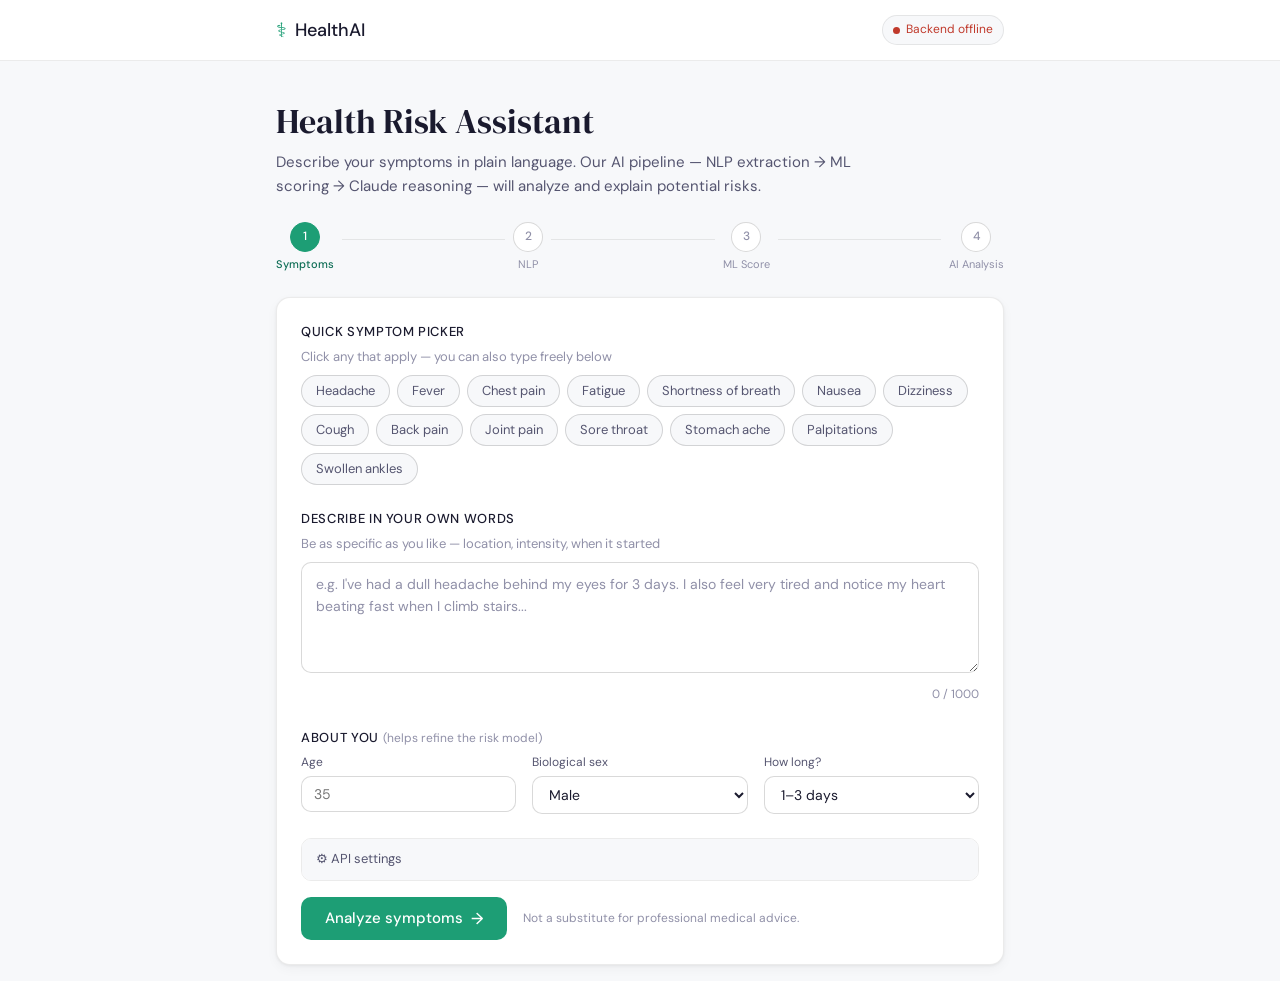
<file: frontend/index.html>
<!DOCTYPE html>
<html lang="en">
<head>
  <meta charset="UTF-8" />
  <meta name="viewport" content="width=device-width, initial-scale=1.0" />
  <title>AI Health Risk Assistant</title>

  <!--
    STEP 3: Frontend — index.html
    ==============================
    This is the HTML "skeleton" of the app.
    It does three things:
      1. Loads styles (css/style.css)
      2. Defines the page structure (header, sections, result panels)
      3. Loads JavaScript (js/api.js then js/app.js)

    Why load JS at the bottom?
    → The browser reads HTML top to bottom.
      If <script> is in <head>, JS runs before the HTML elements exist,
      so document.getElementById() returns null.
      Putting scripts at the end of <body> ensures all elements are ready.

    Why two JS files?
    → api.js  = only talks to the backend (pure data layer)
    → app.js  = only handles UI (pure presentation layer)
    → Separation of concerns: easier to debug and extend
  -->

  <link rel="preconnect" href="https://fonts.googleapis.com">
  <link href="https://fonts.googleapis.com/css2?family=DM+Serif+Display:ital@0;1&family=DM+Sans:opsz,wght@9..40,300;9..40,400;9..40,500&display=swap" rel="stylesheet">
  <link rel="stylesheet" href="css/style.css" />
</head>
<body>

  <!-- ===== HEADER ===== -->
  <header class="site-header">
    <div class="container">
      <div class="header-inner">
        <div class="logo">
          <span class="logo-icon">⚕</span>
          <span class="logo-text">HealthAI</span>
        </div>
        <div class="header-meta">
          <span class="api-status" id="api-status">
            <span class="status-dot"></span>
            <span class="status-text">Checking connection...</span>
          </span>
        </div>
      </div>
    </div>
  </header>

  <!-- ===== MAIN CONTENT ===== -->
  <main class="container">

    <!-- Page title -->
    <section class="hero">
      <h1>Health Risk Assistant</h1>
      <p class="hero-sub">
        Describe your symptoms in plain language. Our AI pipeline — NLP extraction → 
        ML scoring → Claude reasoning — will analyze and explain potential risks.
      </p>

      <!-- Step progress bar -->
      <div class="steps-bar">
        <div class="step-item active" id="step-1">
          <div class="step-circle">1</div>
          <div class="step-label">Symptoms</div>
        </div>
        <div class="step-divider"></div>
        <div class="step-item" id="step-2">
          <div class="step-circle">2</div>
          <div class="step-label">NLP</div>
        </div>
        <div class="step-divider"></div>
        <div class="step-item" id="step-3">
          <div class="step-circle">3</div>
          <div class="step-label">ML Score</div>
        </div>
        <div class="step-divider"></div>
        <div class="step-item" id="step-4">
          <div class="step-circle">4</div>
          <div class="step-label">AI Analysis</div>
        </div>
      </div>
    </section>

    <!-- ===== INPUT FORM ===== -->
    <section class="card" id="input-section">

      <div class="card-block">
        <label class="field-label">Quick symptom picker</label>
        <p class="field-hint">Click any that apply — you can also type freely below</p>
        <div class="chip-grid" id="chip-grid">
          <button class="chip" data-symptom="Headache">Headache</button>
          <button class="chip" data-symptom="Fever">Fever</button>
          <button class="chip" data-symptom="Chest pain">Chest pain</button>
          <button class="chip" data-symptom="Fatigue">Fatigue</button>
          <button class="chip" data-symptom="Shortness of breath">Shortness of breath</button>
          <button class="chip" data-symptom="Nausea">Nausea</button>
          <button class="chip" data-symptom="Dizziness">Dizziness</button>
          <button class="chip" data-symptom="Cough">Cough</button>
          <button class="chip" data-symptom="Back pain">Back pain</button>
          <button class="chip" data-symptom="Joint pain">Joint pain</button>
          <button class="chip" data-symptom="Sore throat">Sore throat</button>
          <button class="chip" data-symptom="Stomach ache">Stomach ache</button>
          <button class="chip" data-symptom="Palpitations">Palpitations</button>
          <button class="chip" data-symptom="Swollen ankles">Swollen ankles</button>
        </div>
      </div>

      <div class="card-block">
        <label class="field-label" for="symptom-text">Describe in your own words</label>
        <p class="field-hint">Be as specific as you like — location, intensity, when it started</p>
        <textarea
          id="symptom-text"
          placeholder="e.g. I've had a dull headache behind my eyes for 3 days. I also feel very tired and notice my heart beating fast when I climb stairs..."
          rows="4"
        ></textarea>
        <div class="char-count"><span id="char-count">0</span> / 1000</div>
      </div>

      <div class="card-block">
        <label class="field-label">About you <span class="optional">(helps refine the risk model)</span></label>
        <div class="meta-grid">
          <div class="meta-field">
            <label for="age">Age</label>
            <input type="number" id="age" placeholder="35" min="1" max="120" />
          </div>
          <div class="meta-field">
            <label for="sex">Biological sex</label>
            <select id="sex">
              <option value="male">Male</option>
              <option value="female">Female</option>
              <option value="other">Prefer not to say</option>
            </select>
          </div>
          <div class="meta-field">
            <label for="duration">How long?</label>
            <select id="duration">
              <option value="hours">A few hours</option>
              <option value="days" selected>1–3 days</option>
              <option value="week">About a week</option>
              <option value="weeks">2–4 weeks</option>
              <option value="months">Several months</option>
            </select>
          </div>
        </div>
      </div>

      <!-- API config (collapsible) -->
      <details class="api-config">
        <summary>⚙ API settings</summary>
        <div class="api-config-body">
          <div class="meta-field" style="max-width: 400px">
            <label for="api-base-url">Backend URL</label>
            <input type="text" id="api-base-url" value="http://localhost:8000" placeholder="http://localhost:8000" />
          </div>
          <p class="field-hint" style="margin-top: 6px">
            Make sure your FastAPI server is running: <code>uvicorn app.main:app --reload</code>
          </p>
        </div>
      </details>

      <div class="form-footer">
        <button class="btn-primary" id="analyze-btn" onclick="handleAnalyze()">
          Analyze symptoms
          <span class="btn-arrow">→</span>
        </button>
        <p class="disclaimer-inline">Not a substitute for professional medical advice.</p>
      </div>

    </section>

    <!-- ===== LOADING STATE ===== -->
    <section class="loading-section hidden" id="loading-section">
      <div class="loading-card">
        <div class="pipeline-steps">
          <div class="pipeline-step" id="pl-nlp">
            <div class="pl-icon">🔤</div>
            <div class="pl-label">NLP Processing</div>
            <div class="pl-status idle">waiting</div>
          </div>
          <div class="pl-arrow">→</div>
          <div class="pipeline-step" id="pl-ml">
            <div class="pl-icon">📊</div>
            <div class="pl-label">ML Scoring</div>
            <div class="pl-status idle">waiting</div>
          </div>
          <div class="pl-arrow">→</div>
          <div class="pipeline-step" id="pl-ai">
            <div class="pl-icon">🤖</div>
            <div class="pl-label">AI Reasoning</div>
            <div class="pl-status idle">waiting</div>
          </div>
        </div>
        <p class="loading-msg" id="loading-msg">Sending to backend...</p>
      </div>
    </section>

    <!-- ===== RESULTS ===== -->
    <section class="results-section hidden" id="results-section">

      <!-- NLP Result Card -->
      <div class="result-card" id="nlp-card">
        <div class="result-card-header">
          <span class="result-step-badge">Step 2</span>
          <h2>NLP Analysis</h2>
          <span class="result-timing" id="nlp-timing"></span>
        </div>
        <div class="result-card-body">
          <div class="nlp-keywords" id="nlp-keywords"></div>
          <div class="nlp-summary" id="nlp-summary"></div>
          <div class="nlp-severity" id="nlp-severity"></div>
          <div class="nlp-highlighted" id="nlp-highlighted"></div>
        </div>
      </div>

      <!-- ML + Risk Card -->
      <div class="result-card" id="risk-card">
        <div class="result-card-header">
          <span class="result-step-badge">Step 3</span>
          <h2>Risk Prediction</h2>
        </div>
        <div class="result-card-body">
          <div class="risk-header-row">
            <div class="risk-badge-wrap" id="risk-badge"></div>
            <div class="score-comparison" id="score-comparison"></div>
          </div>
          <div class="risk-meter-wrap">
            <div class="risk-meter">
              <div class="risk-fill" id="risk-fill"></div>
            </div>
            <div class="risk-meter-labels">
              <span>Low</span><span>Medium</span><span>High</span>
            </div>
          </div>
          <div class="primary-concern" id="primary-concern"></div>
          <div class="reasoning-steps" id="reasoning-steps"></div>
        </div>
      </div>

      <!-- AI Explanation Card -->
      <div class="result-card" id="explain-card">
        <div class="result-card-header">
          <span class="result-step-badge">Step 4</span>
          <h2>AI Explanation</h2>
        </div>
        <div class="result-card-body">
          <div class="explanation-text" id="explanation-text"></div>
          <div class="processing-meta" id="processing-meta"></div>
        </div>
      </div>

      <!-- Suggestions Card -->
      <div class="result-card" id="suggest-card">
        <div class="result-card-header">
          <span class="result-step-badge">Step 4</span>
          <h2>Recommendations</h2>
        </div>
        <div class="result-card-body">
          <div class="suggestions-list" id="suggestions-list"></div>
        </div>
      </div>

      <!-- Disclaimer + Reset -->
      <div class="result-footer">
        <p class="disclaimer">
          ⚠ This tool is for educational and informational purposes only. It does not 
          constitute medical advice, diagnosis, or treatment. Always consult a qualified 
          healthcare professional for medical concerns.
        </p>
        <button class="btn-secondary" onclick="handleReset()">← Analyze new symptoms</button>
      </div>

    </section>

    <!-- ===== ERROR STATE ===== -->
    <section class="error-section hidden" id="error-section">
      <div class="error-card">
        <div class="error-icon">⚠</div>
        <h3 id="error-title">Connection error</h3>
        <p id="error-detail">Could not reach the backend API.</p>
        <div class="error-help">
          <p>Make sure your FastAPI server is running:</p>
          <code>uvicorn app.main:app --reload --port 8000</code>
        </div>
        <button class="btn-secondary" onclick="handleReset()">Try again</button>
      </div>
    </section>

  </main>

  <!-- Load JS last so all HTML elements exist when scripts run -->
  <script src="js/api.js"></script>
  <script src="js/app.js"></script>

</body>
</html>
</file>
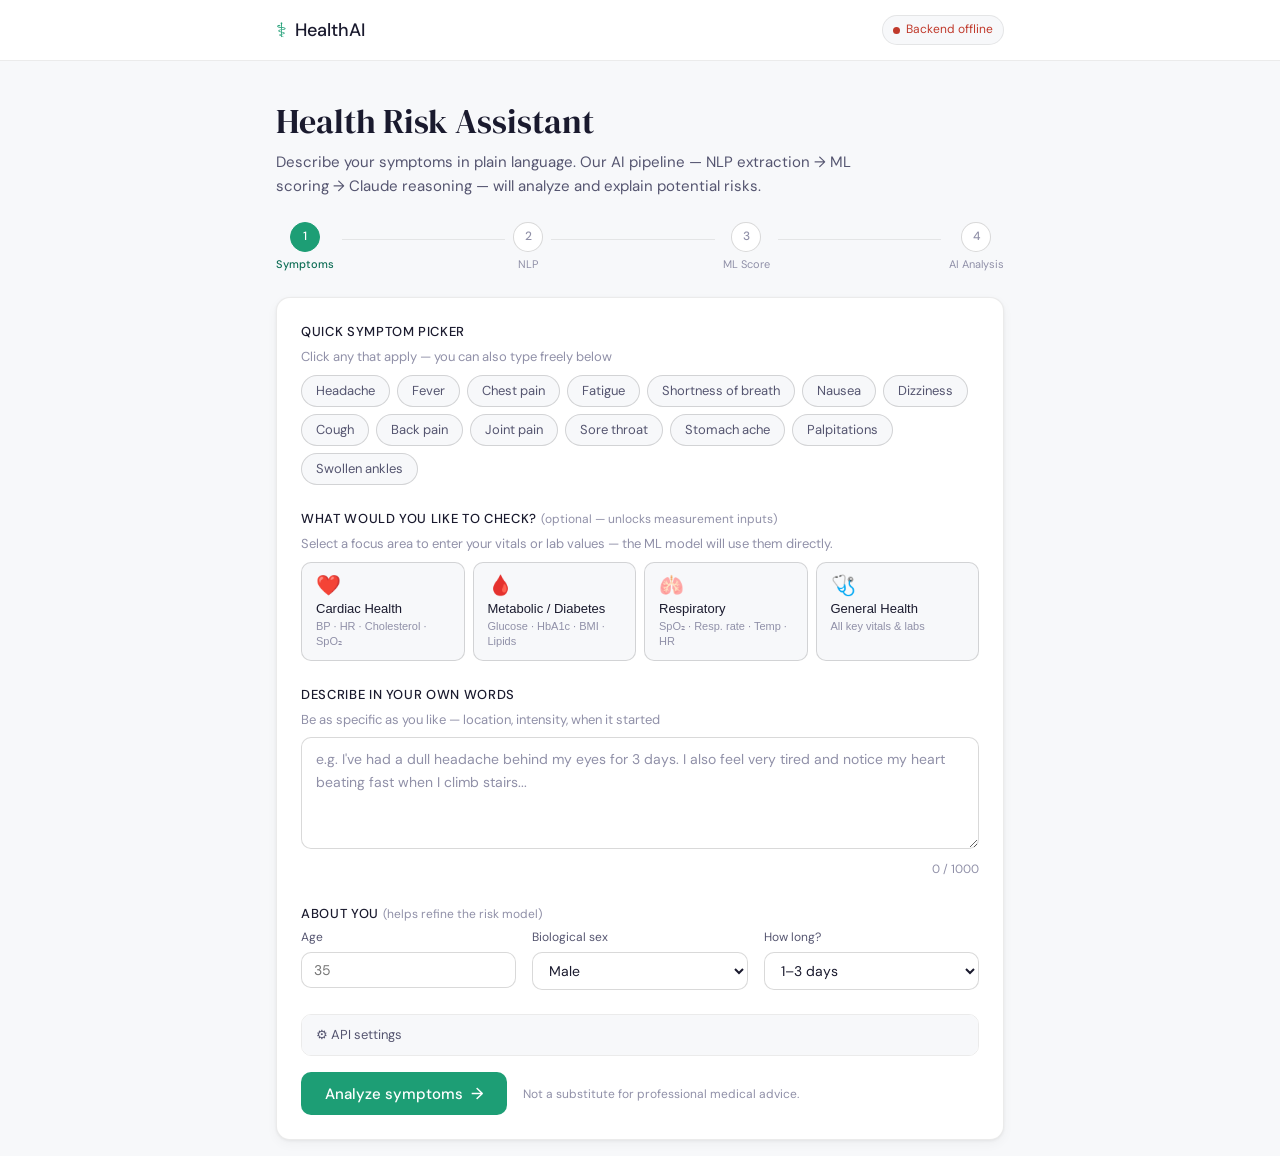
<file: health_risk_frontend/index.html>
<!DOCTYPE html>
<html lang="en">
<head>
  <meta charset="UTF-8" />
  <meta name="viewport" content="width=device-width, initial-scale=1.0" />
  <title>AI Health Risk Assistant</title>

  <!--
    STEP 3: Frontend — index.html
    ==============================
    This is the HTML "skeleton" of the app.
    It does three things:
      1. Loads styles (css/style.css)
      2. Defines the page structure (header, sections, result panels)
      3. Loads JavaScript (js/api.js then js/app.js)

    Why load JS at the bottom?
    → The browser reads HTML top to bottom.
      If <script> is in <head>, JS runs before the HTML elements exist,
      so document.getElementById() returns null.
      Putting scripts at the end of <body> ensures all elements are ready.

    Why two JS files?
    → api.js  = only talks to the backend (pure data layer)
    → app.js  = only handles UI (pure presentation layer)
    → Separation of concerns: easier to debug and extend
  -->

  <link rel="preconnect" href="https://fonts.googleapis.com">
  <link href="https://fonts.googleapis.com/css2?family=DM+Serif+Display:ital@0;1&family=DM+Sans:opsz,wght@9..40,300;9..40,400;9..40,500&display=swap" rel="stylesheet">
  <link rel="stylesheet" href="css/style.css" />
</head>
<body>

  <!-- ===== HEADER ===== -->
  <header class="site-header">
    <div class="container">
      <div class="header-inner">
        <div class="logo">
          <span class="logo-icon">⚕</span>
          <span class="logo-text">HealthAI</span>
        </div>
        <div class="header-meta">
          <span class="api-status" id="api-status">
            <span class="status-dot"></span>
            <span class="status-text">Checking connection...</span>
          </span>
        </div>
      </div>
    </div>
  </header>

  <!-- ===== MAIN CONTENT ===== -->
  <main class="container">

    <!-- Page title -->
    <section class="hero">
      <h1>Health Risk Assistant</h1>
      <p class="hero-sub">
        Describe your symptoms in plain language. Our AI pipeline — NLP extraction → 
        ML scoring → Claude reasoning — will analyze and explain potential risks.
      </p>

      <!-- Step progress bar -->
      <div class="steps-bar">
        <div class="step-item active" id="step-1">
          <div class="step-circle">1</div>
          <div class="step-label">Symptoms</div>
        </div>
        <div class="step-divider"></div>
        <div class="step-item" id="step-2">
          <div class="step-circle">2</div>
          <div class="step-label">NLP</div>
        </div>
        <div class="step-divider"></div>
        <div class="step-item" id="step-3">
          <div class="step-circle">3</div>
          <div class="step-label">ML Score</div>
        </div>
        <div class="step-divider"></div>
        <div class="step-item" id="step-4">
          <div class="step-circle">4</div>
          <div class="step-label">AI Analysis</div>
        </div>
      </div>
    </section>

    <!-- ===== INPUT FORM ===== -->
    <section class="card" id="input-section">

      <div class="card-block">
        <label class="field-label">Quick symptom picker</label>
        <p class="field-hint">Click any that apply — you can also type freely below</p>
        <div class="chip-grid" id="chip-grid">
          <button class="chip" data-symptom="Headache">Headache</button>
          <button class="chip" data-symptom="Fever">Fever</button>
          <button class="chip" data-symptom="Chest pain">Chest pain</button>
          <button class="chip" data-symptom="Fatigue">Fatigue</button>
          <button class="chip" data-symptom="Shortness of breath">Shortness of breath</button>
          <button class="chip" data-symptom="Nausea">Nausea</button>
          <button class="chip" data-symptom="Dizziness">Dizziness</button>
          <button class="chip" data-symptom="Cough">Cough</button>
          <button class="chip" data-symptom="Back pain">Back pain</button>
          <button class="chip" data-symptom="Joint pain">Joint pain</button>
          <button class="chip" data-symptom="Sore throat">Sore throat</button>
          <button class="chip" data-symptom="Stomach ache">Stomach ache</button>
          <button class="chip" data-symptom="Palpitations">Palpitations</button>
          <button class="chip" data-symptom="Swollen ankles">Swollen ankles</button>
        </div>
      </div>

      <!-- ===== FOCUS AREA SELECTOR ===== -->
      <div class="card-block">
        <label class="field-label">What would you like to check?
          <span class="optional">(optional — unlocks measurement inputs)</span>
        </label>
        <p class="field-hint">Select a focus area to enter your vitals or lab values — the ML model will use them directly.</p>
        <div class="focus-btn-row" id="focus-btns">
          <button class="focus-btn" data-focus="cardiac" type="button">
            <span class="focus-icon" style="pointer-events:none">❤️</span>
            <span class="focus-label" style="pointer-events:none">Cardiac Health</span>
            <span class="focus-sub" style="pointer-events:none">BP · HR · Cholesterol · SpO₂</span>
          </button>
          <button class="focus-btn" data-focus="metabolic" type="button">
            <span class="focus-icon" style="pointer-events:none">🩸</span>
            <span class="focus-label" style="pointer-events:none">Metabolic / Diabetes</span>
            <span class="focus-sub" style="pointer-events:none">Glucose · HbA1c · BMI · Lipids</span>
          </button>
          <button class="focus-btn" data-focus="respiratory" type="button">
            <span class="focus-icon" style="pointer-events:none">🫁</span>
            <span class="focus-label" style="pointer-events:none">Respiratory</span>
            <span class="focus-sub" style="pointer-events:none">SpO₂ · Resp. rate · Temp · HR</span>
          </button>
          <button class="focus-btn" data-focus="general" type="button">
            <span class="focus-icon" style="pointer-events:none">🩺</span>
            <span class="focus-label" style="pointer-events:none">General Health</span>
            <span class="focus-sub" style="pointer-events:none">All key vitals & labs</span>
          </button>
        </div>
      </div>

      <!-- ===== MEASUREMENT PANEL (injected by app.js) ===== -->
      <div id="measurement-panel"></div>

      <div class="card-block">
        <label class="field-label" for="symptom-text">Describe in your own words</label>
        <p class="field-hint">Be as specific as you like — location, intensity, when it started</p>
        <textarea
          id="symptom-text"
          placeholder="e.g. I've had a dull headache behind my eyes for 3 days. I also feel very tired and notice my heart beating fast when I climb stairs..."
          rows="4"
        ></textarea>
        <div class="char-count"><span id="char-count">0</span> / 1000</div>
      </div>

      <div class="card-block">
        <label class="field-label">About you <span class="optional">(helps refine the risk model)</span></label>
        <div class="meta-grid">
          <div class="meta-field">
            <label for="age">Age</label>
            <input type="number" id="age" placeholder="35" min="1" max="120" />
          </div>
          <div class="meta-field">
            <label for="sex">Biological sex</label>
            <select id="sex">
              <option value="male">Male</option>
              <option value="female">Female</option>
              <option value="other">Prefer not to say</option>
            </select>
          </div>
          <div class="meta-field">
            <label for="duration">How long?</label>
            <select id="duration">
              <option value="hours">A few hours</option>
              <option value="days" selected>1–3 days</option>
              <option value="week">About a week</option>
              <option value="weeks">2–4 weeks</option>
              <option value="months">Several months</option>
            </select>
          </div>
        </div>
      </div>

      <!-- API config (collapsible) -->
      <details class="api-config">
        <summary>⚙ API settings</summary>
        <div class="api-config-body">
          <div class="meta-field" style="max-width: 400px">
            <label for="api-base-url">Backend URL</label>
            <input type="text" id="api-base-url" value="http://localhost:8000" placeholder="http://localhost:8000" />
          </div>
          <p class="field-hint" style="margin-top: 6px">
            Make sure your FastAPI server is running: <code>uvicorn app.main:app --reload</code>
          </p>
        </div>
      </details>

      <div class="form-footer">
        <button class="btn-primary" id="analyze-btn" >
          Analyze symptoms
          <span class="btn-arrow">→</span>
        </button>
        <p class="disclaimer-inline">Not a substitute for professional medical advice.</p>
      </div>

    </section>

    <!-- ===== LOADING STATE ===== -->
    <section class="loading-section hidden" id="loading-section">
      <div class="loading-card">
        <div class="pipeline-steps">
          <div class="pipeline-step" id="pl-nlp">
            <div class="pl-icon">🔤</div>
            <div class="pl-label">NLP Processing</div>
            <div class="pl-status idle">waiting</div>
          </div>
          <div class="pl-arrow">→</div>
          <div class="pipeline-step" id="pl-ml">
            <div class="pl-icon">📊</div>
            <div class="pl-label">ML Scoring</div>
            <div class="pl-status idle">waiting</div>
          </div>
          <div class="pl-arrow">→</div>
          <div class="pipeline-step" id="pl-ai">
            <div class="pl-icon">🤖</div>
            <div class="pl-label">AI Reasoning</div>
            <div class="pl-status idle">waiting</div>
          </div>
        </div>
        <p class="loading-msg" id="loading-msg">Sending to backend...</p>
      </div>
    </section>

    <!-- ===== RESULTS ===== -->
    <section class="results-section hidden" id="results-section">

      <!-- Vitals & Labs Findings Card (hidden when no measurements entered) -->
      <div class="result-card hidden" id="vitals-result-card">
        <div class="result-card-header">
          <span class="result-step-badge result-step-badge--meas">Measurements</span>
          <h2>Vitals &amp; Lab Findings</h2>
        </div>
        <div class="result-card-body">
          <div id="vitals-flags" class="vitals-flags-list"></div>
          <p class="vitals-summary-text" id="vitals-summary-text"></p>
        </div>
      </div>

      <!-- NLP Result Card -->
      <div class="result-card" id="nlp-card">
        <div class="result-card-header">
          <span class="result-step-badge">Step 2</span>
          <h2>NLP Analysis</h2>
          <span class="result-timing" id="nlp-timing"></span>
        </div>
        <div class="result-card-body">
          <div class="nlp-keywords" id="nlp-keywords"></div>
          <div class="nlp-summary" id="nlp-summary"></div>
          <div class="nlp-severity" id="nlp-severity"></div>
          <div class="nlp-highlighted" id="nlp-highlighted"></div>
        </div>
      </div>

      <!-- ML + Risk Card -->
      <div class="result-card" id="risk-card">
        <div class="result-card-header">
          <span class="result-step-badge">Step 3</span>
          <h2>Risk Prediction</h2>
        </div>
        <div class="result-card-body">
          <div class="risk-header-row">
            <div class="risk-badge-wrap" id="risk-badge"></div>
            <div class="score-comparison" id="score-comparison"></div>
          </div>
          <div class="risk-meter-wrap">
            <div class="risk-meter">
              <div class="risk-fill" id="risk-fill"></div>
            </div>
            <div class="risk-meter-labels">
              <span>Low</span><span>Medium</span><span>High</span>
            </div>
          </div>
          <div class="primary-concern" id="primary-concern"></div>
          <div class="reasoning-steps" id="reasoning-steps"></div>
        </div>
      </div>

      <!-- AI Explanation Card -->
      <div class="result-card" id="explain-card">
        <div class="result-card-header">
          <span class="result-step-badge">Step 4</span>
          <h2>AI Explanation</h2>
        </div>
        <div class="result-card-body">
          <div class="explanation-text" id="explanation-text"></div>
          <div class="processing-meta" id="processing-meta"></div>
        </div>
      </div>

      <!-- Suggestions Card -->
      <div class="result-card" id="suggest-card">
        <div class="result-card-header">
          <span class="result-step-badge">Step 4</span>
          <h2>Recommendations</h2>
        </div>
        <div class="result-card-body">
          <div class="suggestions-list" id="suggestions-list"></div>
        </div>
      </div>

      <!-- Disclaimer + Reset -->
      <div class="result-footer">
        <p class="disclaimer">
          ⚠ This tool is for educational and informational purposes only. It does not 
          constitute medical advice, diagnosis, or treatment. Always consult a qualified 
          healthcare professional for medical concerns.
        </p>
        <button class="btn-secondary" onclick="handleReset()">← Analyze new symptoms</button>
      </div>

    </section>

    <!-- ===== ERROR STATE ===== -->
    <section class="error-section hidden" id="error-section">
      <div class="error-card">
        <div class="error-icon">⚠</div>
        <h3 id="error-title">Connection error</h3>
        <p id="error-detail">Could not reach the backend API.</p>
        <div class="error-help">
          <p>Make sure your FastAPI server is running:</p>
          <code>uvicorn app.main:app --reload --port 8000</code>
        </div>
        <button class="btn-secondary" onclick="handleReset()">Try again</button>
      </div>
    </section>

  </main>

  <!-- Load JS last so all HTML elements exist when scripts run -->
  <script src="js/api.js"></script>
  <script src="js/app.js"></script>

</body>
</html>
</file>
<file: frontend/css/style.css>
/*
  STEP 3: Frontend — css/style.css
  ==================================
  Design philosophy: clean, clinical, trustworthy.
  Medical UIs should feel precise and calm — not flashy.

  Structure:
    1. CSS variables (design tokens)
    2. Reset + base
    3. Layout (container, header, main)
    4. Components (cards, chips, buttons, forms)
    5. Pipeline loader
    6. Result panels
    7. Utility classes
    8. Responsive (mobile)
*/

/* =============================================
   1. DESIGN TOKENS (CSS variables)
   ============================================= */
:root {
  /* Colors — light mode */
  --color-bg:          #f7f8fa;
  --color-surface:     #ffffff;
  --color-border:      rgba(0, 0, 0, 0.08);
  --color-border-med:  rgba(0, 0, 0, 0.15);

  --color-text-1:      #1a1a2e;
  --color-text-2:      #555570;
  --color-text-3:      #9090a8;

  --color-accent:      #1D9E75;
  --color-accent-light:#E1F5EE;
  --color-accent-dark: #0F6E56;

  --color-low:         #1D9E75;
  --color-low-bg:      #E1F5EE;
  --color-medium:      #BA7517;
  --color-medium-bg:   #FAEEDA;
  --color-high:        #C0392B;
  --color-high-bg:     #FCEBEB;

  --color-urgent-bg:   #FCEBEB;
  --color-urgent-text: #7B1F1F;
  --color-important-bg:#FAEEDA;
  --color-important-text:#5C3A0A;
  --color-general-bg:  #E1F5EE;
  --color-general-text:#085041;

  /* Typography */
  --font-serif: 'DM Serif Display', Georgia, serif;
  --font-sans:  'DM Sans', system-ui, sans-serif;

  /* Spacing */
  --space-xs:  4px;
  --space-sm:  8px;
  --space-md:  16px;
  --space-lg:  24px;
  --space-xl:  40px;

  /* Radii */
  --radius-sm: 6px;
  --radius-md: 10px;
  --radius-lg: 14px;
  --radius-pill: 999px;

  /* Shadows */
  --shadow-card: 0 1px 3px rgba(0,0,0,0.06), 0 4px 12px rgba(0,0,0,0.04);
  --shadow-focus: 0 0 0 3px rgba(29,158,117,0.18);
}

/* =============================================
   2. RESET + BASE
   ============================================= */
*, *::before, *::after { box-sizing: border-box; margin: 0; padding: 0; }

html { font-size: 16px; scroll-behavior: smooth; }

body {
  font-family: var(--font-sans);
  background: var(--color-bg);
  color: var(--color-text-1);
  line-height: 1.6;
  min-height: 100vh;
}

/* =============================================
   3. LAYOUT
   ============================================= */
.container {
  max-width: 760px;
  margin: 0 auto;
  padding: 0 var(--space-md);
}

/* Header */
.site-header {
  background: var(--color-surface);
  border-bottom: 1px solid var(--color-border);
  padding: 14px 0;
  position: sticky;
  top: 0;
  z-index: 100;
}

.header-inner {
  display: flex;
  align-items: center;
  justify-content: space-between;
}

.logo {
  display: flex;
  align-items: center;
  gap: var(--space-sm);
  font-size: 18px;
  font-weight: 500;
  color: var(--color-text-1);
}

.logo-icon {
  font-size: 20px;
  color: var(--color-accent);
}

/* API status pill */
.api-status {
  display: flex;
  align-items: center;
  gap: 6px;
  font-size: 12px;
  color: var(--color-text-3);
  padding: 4px 10px;
  border: 1px solid var(--color-border);
  border-radius: var(--radius-pill);
  background: var(--color-bg);
}

.status-dot {
  width: 7px;
  height: 7px;
  border-radius: 50%;
  background: var(--color-text-3);
  transition: background 0.3s;
}

.api-status.connected .status-dot   { background: var(--color-accent); }
.api-status.connected .status-text  { color: var(--color-accent-dark); }
.api-status.error .status-dot       { background: var(--color-high); }
.api-status.error .status-text      { color: var(--color-high); }

/* Hero */
.hero {
  padding: var(--space-xl) 0 var(--space-lg);
}

.hero h1 {
  font-family: var(--font-serif);
  font-size: 34px;
  font-weight: 400;
  color: var(--color-text-1);
  margin-bottom: var(--space-sm);
  line-height: 1.2;
}

.hero-sub {
  font-size: 15px;
  color: var(--color-text-2);
  max-width: 580px;
  line-height: 1.6;
  margin-bottom: var(--space-lg);
}

/* Step progress bar */
.steps-bar {
  display: flex;
  align-items: center;
  gap: 0;
}

.step-item {
  display: flex;
  flex-direction: column;
  align-items: center;
  gap: 4px;
}

.step-circle {
  width: 30px;
  height: 30px;
  border-radius: 50%;
  border: 1.5px solid var(--color-border-med);
  background: var(--color-surface);
  display: flex;
  align-items: center;
  justify-content: center;
  font-size: 12px;
  font-weight: 500;
  color: var(--color-text-3);
  transition: all 0.3s;
}

.step-label {
  font-size: 11px;
  color: var(--color-text-3);
  font-weight: 400;
  white-space: nowrap;
  transition: color 0.3s;
}

.step-divider {
  flex: 1;
  height: 1px;
  background: var(--color-border);
  margin: 0 var(--space-sm);
  margin-bottom: 16px;
  min-width: 24px;
}

.step-item.active .step-circle {
  background: var(--color-accent);
  border-color: var(--color-accent);
  color: white;
}

.step-item.active .step-label { color: var(--color-accent-dark); font-weight: 500; }

.step-item.done .step-circle {
  background: var(--color-accent-light);
  border-color: var(--color-accent);
  color: var(--color-accent-dark);
}

.step-item.done .step-label { color: var(--color-accent-dark); }

/* =============================================
   4. FORM COMPONENTS
   ============================================= */
.card {
  background: var(--color-surface);
  border: 1px solid var(--color-border);
  border-radius: var(--radius-lg);
  padding: var(--space-lg);
  margin-bottom: var(--space-md);
  box-shadow: var(--shadow-card);
}

.card-block {
  margin-bottom: var(--space-lg);
}

.card-block:last-of-type { margin-bottom: var(--space-md); }

.field-label {
  display: block;
  font-size: 13px;
  font-weight: 500;
  color: var(--color-text-1);
  margin-bottom: 4px;
  text-transform: uppercase;
  letter-spacing: 0.05em;
}

.field-hint {
  font-size: 13px;
  color: var(--color-text-3);
  margin-bottom: var(--space-sm);
  line-height: 1.5;
}

.optional {
  font-weight: 400;
  text-transform: none;
  letter-spacing: 0;
  color: var(--color-text-3);
  font-size: 12px;
}

/* Chips */
.chip-grid {
  display: flex;
  flex-wrap: wrap;
  gap: 7px;
}

.chip {
  padding: 6px 14px;
  border-radius: var(--radius-pill);
  border: 1px solid var(--color-border-med);
  background: var(--color-bg);
  color: var(--color-text-2);
  font-family: var(--font-sans);
  font-size: 13px;
  cursor: pointer;
  transition: all 0.15s;
  user-select: none;
  /* Reset browser button defaults */
  -webkit-appearance: none;
  appearance: none;
  outline: none;
  line-height: 1.4;
}

.chip:hover {
  border-color: var(--color-accent);
  color: var(--color-accent-dark);
  background: var(--color-accent-light);
}

.chip.selected {
  background: var(--color-accent);
  border-color: var(--color-accent);
  color: white;
  font-weight: 500;
}

/* Textarea */
textarea {
  width: 100%;
  padding: 10px 14px;
  border: 1px solid var(--color-border-med);
  border-radius: var(--radius-md);
  background: var(--color-surface);
  color: var(--color-text-1);
  font-family: var(--font-sans);
  font-size: 14px;
  line-height: 1.6;
  resize: vertical;
  transition: border-color 0.2s, box-shadow 0.2s;
}

textarea:focus {
  outline: none;
  border-color: var(--color-accent);
  box-shadow: var(--shadow-focus);
}

textarea::placeholder { color: var(--color-text-3); }

.char-count {
  text-align: right;
  font-size: 12px;
  color: var(--color-text-3);
  margin-top: 4px;
}

/* Meta fields */
.meta-grid {
  display: grid;
  grid-template-columns: repeat(3, 1fr);
  gap: var(--space-md);
}

.meta-field label {
  display: block;
  font-size: 12px;
  color: var(--color-text-2);
  margin-bottom: 4px;
}

input[type="number"],
input[type="text"],
select {
  width: 100%;
  padding: 8px 12px;
  border: 1px solid var(--color-border-med);
  border-radius: var(--radius-md);
  background: var(--color-surface);
  color: var(--color-text-1);
  font-family: var(--font-sans);
  font-size: 14px;
  transition: border-color 0.2s;
}

input:focus, select:focus {
  outline: none;
  border-color: var(--color-accent);
  box-shadow: var(--shadow-focus);
}

/* API config collapsible */
.api-config {
  margin-bottom: var(--space-md);
  border: 1px solid var(--color-border);
  border-radius: var(--radius-md);
  overflow: hidden;
}

.api-config summary {
  padding: 10px 14px;
  font-size: 13px;
  color: var(--color-text-2);
  cursor: pointer;
  user-select: none;
  background: var(--color-bg);
  list-style: none;
}

.api-config summary:hover { color: var(--color-text-1); }

.api-config-body {
  padding: 12px 14px;
  border-top: 1px solid var(--color-border);
}

code {
  font-family: 'Courier New', monospace;
  font-size: 12px;
  background: var(--color-bg);
  padding: 2px 6px;
  border-radius: 4px;
  color: var(--color-accent-dark);
  border: 1px solid var(--color-border);
}

/* Form footer */
.form-footer {
  display: flex;
  align-items: center;
  gap: var(--space-md);
  flex-wrap: wrap;
}

.btn-primary {
  display: inline-flex;
  align-items: center;
  gap: 8px;
  padding: 11px 24px;
  background: var(--color-accent);
  color: white;
  border: none;
  border-radius: var(--radius-md);
  font-family: var(--font-sans);
  font-size: 15px;
  font-weight: 500;
  cursor: pointer;
  transition: background 0.2s, transform 0.1s;
}

.btn-primary:hover   { background: var(--color-accent-dark); }
.btn-primary:active  { transform: scale(0.98); }
.btn-primary:disabled {
  opacity: 0.5;
  cursor: not-allowed;
}

.btn-arrow { font-size: 16px; transition: transform 0.2s; }
.btn-primary:hover .btn-arrow { transform: translateX(3px); }

.btn-secondary {
  display: inline-flex;
  align-items: center;
  gap: 6px;
  padding: 9px 18px;
  background: transparent;
  color: var(--color-text-2);
  border: 1px solid var(--color-border-med);
  border-radius: var(--radius-md);
  font-family: var(--font-sans);
  font-size: 14px;
  cursor: pointer;
  transition: all 0.2s;
}

.btn-secondary:hover {
  border-color: var(--color-accent);
  color: var(--color-accent-dark);
  background: var(--color-accent-light);
}

.disclaimer-inline {
  font-size: 12px;
  color: var(--color-text-3);
  flex: 1;
  line-height: 1.4;
}

/* =============================================
   5. LOADING / PIPELINE STATE
   ============================================= */
.loading-section {
  margin-bottom: var(--space-md);
}

.loading-card {
  background: var(--color-surface);
  border: 1px solid var(--color-border);
  border-radius: var(--radius-lg);
  padding: var(--space-xl) var(--space-lg);
  text-align: center;
  box-shadow: var(--shadow-card);
}

.pipeline-steps {
  display: flex;
  align-items: center;
  justify-content: center;
  gap: var(--space-md);
  margin-bottom: var(--space-lg);
  flex-wrap: wrap;
}

.pipeline-step {
  display: flex;
  flex-direction: column;
  align-items: center;
  gap: 6px;
  min-width: 90px;
}

.pl-icon { font-size: 28px; }

.pl-label {
  font-size: 12px;
  font-weight: 500;
  color: var(--color-text-2);
}

.pl-status {
  font-size: 11px;
  padding: 2px 10px;
  border-radius: var(--radius-pill);
  font-weight: 500;
}

.pl-status.idle       { background: var(--color-bg); color: var(--color-text-3); }
.pl-status.running    { background: #EEF; color: #448; animation: pulse 1s infinite; }
.pl-status.done       { background: var(--color-accent-light); color: var(--color-accent-dark); }

@keyframes pulse { 0%,100%{opacity:1} 50%{opacity:0.5} }

.pl-arrow {
  font-size: 18px;
  color: var(--color-text-3);
  margin-bottom: 20px;
}

.loading-msg {
  font-size: 14px;
  color: var(--color-text-2);
}

/* =============================================
   6. RESULT PANELS
   ============================================= */
.results-section { margin-bottom: var(--space-xl); }

.result-card {
  background: var(--color-surface);
  border: 1px solid var(--color-border);
  border-radius: var(--radius-lg);
  margin-bottom: var(--space-md);
  overflow: hidden;
  box-shadow: var(--shadow-card);
  animation: fadeSlideIn 0.4s ease both;
}

@keyframes fadeSlideIn {
  from { opacity: 0; transform: translateY(10px); }
  to   { opacity: 1; transform: translateY(0); }
}

.result-card:nth-child(2) { animation-delay: 0.1s; }
.result-card:nth-child(3) { animation-delay: 0.2s; }
.result-card:nth-child(4) { animation-delay: 0.3s; }

.result-card-header {
  display: flex;
  align-items: center;
  gap: var(--space-sm);
  padding: 12px var(--space-lg);
  border-bottom: 1px solid var(--color-border);
  background: var(--color-bg);
}

.result-card-header h2 {
  font-size: 14px;
  font-weight: 500;
  color: var(--color-text-1);
  flex: 1;
}

.result-step-badge {
  font-size: 10px;
  font-weight: 500;
  color: var(--color-accent-dark);
  background: var(--color-accent-light);
  padding: 2px 8px;
  border-radius: var(--radius-pill);
  text-transform: uppercase;
  letter-spacing: 0.06em;
}

.result-timing {
  font-size: 11px;
  color: var(--color-text-3);
}

.result-card-body {
  padding: var(--space-lg);
}

/* NLP card */
.nlp-keywords {
  display: flex;
  flex-wrap: wrap;
  gap: 6px;
  margin-bottom: var(--space-md);
}

.kw-tag {
  padding: 4px 12px;
  border-radius: var(--radius-pill);
  font-size: 12px;
  background: var(--color-accent-light);
  color: var(--color-accent-dark);
  border: 1px solid rgba(29,158,117,0.2);
  font-weight: 500;
}

.nlp-summary {
  font-size: 14px;
  color: var(--color-text-2);
  line-height: 1.6;
  margin-bottom: var(--space-sm);
}

.nlp-severity {
  display: flex;
  flex-wrap: wrap;
  gap: 6px;
  margin-bottom: var(--space-md);
}

.sev-tag {
  padding: 3px 10px;
  border-radius: var(--radius-pill);
  font-size: 11px;
  background: var(--color-medium-bg);
  color: var(--color-medium);
  border: 1px solid rgba(186,117,23,0.2);
  font-weight: 500;
}

.nlp-highlighted {
  background: var(--color-bg);
  border-radius: var(--radius-md);
  padding: 10px 14px;
  font-size: 14px;
  line-height: 1.7;
  color: var(--color-text-2);
  border: 1px solid var(--color-border);
}

.nlp-highlighted .kw {
  background: var(--color-accent-light);
  color: var(--color-accent-dark);
  border-radius: 3px;
  padding: 1px 4px;
  font-weight: 500;
}

/* Risk card */
.risk-header-row {
  display: flex;
  align-items: center;
  justify-content: space-between;
  margin-bottom: var(--space-md);
  flex-wrap: wrap;
  gap: var(--space-sm);
}

.risk-badge {
  display: inline-flex;
  align-items: center;
  gap: 8px;
  padding: 6px 16px;
  border-radius: var(--radius-pill);
  font-size: 14px;
  font-weight: 500;
}

.risk-badge.low      { background: var(--color-low-bg);    color: var(--color-low);    }
.risk-badge.medium   { background: var(--color-medium-bg); color: var(--color-medium); }
.risk-badge.high     { background: var(--color-high-bg);   color: var(--color-high);   }

.score-comparison {
  font-size: 12px;
  color: var(--color-text-3);
  text-align: right;
  line-height: 1.6;
}

.risk-meter-wrap { margin-bottom: var(--space-md); }

.risk-meter {
  width: 100%;
  height: 8px;
  background: var(--color-border);
  border-radius: var(--radius-pill);
  overflow: hidden;
  margin-bottom: 4px;
}

.risk-fill {
  height: 100%;
  border-radius: var(--radius-pill);
  width: 0%;
  transition: width 1s cubic-bezier(0.4, 0, 0.2, 1);
}

.risk-fill.low    { background: var(--color-low); }
.risk-fill.medium { background: var(--color-medium); }
.risk-fill.high   { background: linear-gradient(90deg, var(--color-medium), var(--color-high)); }

.risk-meter-labels {
  display: flex;
  justify-content: space-between;
  font-size: 11px;
  color: var(--color-text-3);
}

.primary-concern {
  background: var(--color-bg);
  border-left: 3px solid var(--color-accent);
  border-radius: 0 var(--radius-md) var(--radius-md) 0;
  padding: 10px 14px;
  font-size: 14px;
  color: var(--color-text-1);
  line-height: 1.5;
  margin-bottom: var(--space-md);
}


.reasoning-step {
  display: flex;
  gap: 10px;
  margin-bottom: 8px;
  font-size: 13px;
  color: var(--color-text-2);
  line-height: 1.5;
}

.step-num {
  min-width: 20px;
  height: 20px;
  border-radius: 50%;
  background: var(--color-bg);
  border: 1px solid var(--color-border-med);
  display: flex;
  align-items: center;
  justify-content: center;
  font-size: 10px;
  font-weight: 500;
  color: var(--color-text-3);
  flex-shrink: 0;
  margin-top: 2px;
}

/* Explanation card */
.explanation-text {
  font-size: 14px;
  color: var(--color-text-2);
  line-height: 1.7;
  margin-bottom: var(--space-md);
}

.processing-meta {
  font-size: 12px;
  color: var(--color-text-3);
  padding-top: var(--space-sm);
  border-top: 1px solid var(--color-border);
  display: flex;
  gap: var(--space-md);
  flex-wrap: wrap;
}

.meta-chip {
  background: var(--color-bg);
  padding: 2px 10px;
  border-radius: var(--radius-pill);
  border: 1px solid var(--color-border);
}

/* Suggestions */
.suggestion-item {
  display: flex;
  gap: var(--space-md);
  padding: var(--space-md) 0;
  border-bottom: 1px solid var(--color-border);
}

.suggestion-item:last-child { border-bottom: none; }

.suggest-icon-wrap {
  width: 36px;
  height: 36px;
  border-radius: var(--radius-md);
  display: flex;
  align-items: center;
  justify-content: center;
  font-size: 16px;
  flex-shrink: 0;
}

.suggest-icon-wrap.urgent    { background: var(--color-urgent-bg); }
.suggest-icon-wrap.important { background: var(--color-important-bg); }
.suggest-icon-wrap.general   { background: var(--color-general-bg); }

.suggest-content { flex: 1; }

.suggest-priority {
  font-size: 10px;
  font-weight: 500;
  text-transform: uppercase;
  letter-spacing: 0.06em;
  margin-bottom: 2px;
}

.suggest-priority.urgent    { color: var(--color-urgent-text); }
.suggest-priority.important { color: var(--color-important-text); }
.suggest-priority.general   { color: var(--color-general-text); }

.suggest-title {
  font-size: 14px;
  font-weight: 500;
  color: var(--color-text-1);
  margin-bottom: 2px;
}

.suggest-detail {
  font-size: 13px;
  color: var(--color-text-2);
  line-height: 1.5;
}

/* Result footer */
.result-footer {
  padding: var(--space-md) 0 var(--space-xl);
}

.disclaimer {
  font-size: 12px;
  color: var(--color-text-3);
  line-height: 1.6;
  padding: var(--space-md);
  background: var(--color-surface);
  border: 1px solid var(--color-border);
  border-radius: var(--radius-md);
  margin-bottom: var(--space-md);
}

/* Error state */
.error-card {
  background: var(--color-surface);
  border: 1px solid var(--color-border);
  border-radius: var(--radius-lg);
  padding: var(--space-xl) var(--space-lg);
  text-align: center;
  box-shadow: var(--shadow-card);
}

.error-icon { font-size: 32px; margin-bottom: var(--space-md); }

.error-card h3 {
  font-size: 18px;
  font-weight: 500;
  margin-bottom: var(--space-sm);
  color: var(--color-high);
}

.error-card p {
  font-size: 14px;
  color: var(--color-text-2);
  margin-bottom: var(--space-md);
}

.error-help {
  background: var(--color-bg);
  border-radius: var(--radius-md);
  padding: var(--space-md);
  margin-bottom: var(--space-lg);
  text-align: left;
  font-size: 13px;
  color: var(--color-text-2);
}

.error-help p { margin-bottom: 6px; }

.error-help code {
  display: block;
  margin-top: 6px;
  padding: 8px 12px;
  font-size: 13px;
}

/* =============================================
   7. UTILITY
   ============================================= */
.hidden { display: none !important; }

/* =============================================
   8. RESPONSIVE
   ============================================= */
@media (max-width: 600px) {
  .hero h1        { font-size: 26px; }
  .meta-grid      { grid-template-columns: 1fr 1fr; }
  .meta-grid > :last-child { grid-column: 1 / -1; }
  .pipeline-steps { gap: 8px; }
  .pl-arrow       { display: none; }
  .form-footer    { flex-direction: column; align-items: stretch; }
  .btn-primary    { width: 100%; justify-content: center; }
  .steps-bar      { gap: 0; }
  .step-label     { display: none; }
}
</file>
<file: health_risk_frontend/css/style.css>
/*
  STEP 3: Frontend — css/style.css
  ==================================
  Design philosophy: clean, clinical, trustworthy.
  Medical UIs should feel precise and calm — not flashy.

  Structure:
    1. CSS variables (design tokens)
    2. Reset + base
    3. Layout (container, header, main)
    4. Components (cards, chips, buttons, forms)
    5. Pipeline loader
    6. Result panels
    7. Utility classes
    8. Responsive (mobile)
*/

/* =============================================
   1. DESIGN TOKENS (CSS variables)
   ============================================= */
:root {
  /* Colors — light mode */
  --color-bg:          #f7f8fa;
  --color-surface:     #ffffff;
  --color-border:      rgba(0, 0, 0, 0.08);
  --color-border-med:  rgba(0, 0, 0, 0.15);

  --color-text-1:      #1a1a2e;
  --color-text-2:      #555570;
  --color-text-3:      #9090a8;

  --color-accent:      #1D9E75;
  --color-accent-light:#E1F5EE;
  --color-accent-dark: #0F6E56;

  --color-low:         #1D9E75;
  --color-low-bg:      #E1F5EE;
  --color-medium:      #BA7517;
  --color-medium-bg:   #FAEEDA;
  --color-high:        #C0392B;
  --color-high-bg:     #FCEBEB;

  --color-urgent-bg:   #FCEBEB;
  --color-urgent-text: #7B1F1F;
  --color-important-bg:#FAEEDA;
  --color-important-text:#5C3A0A;
  --color-general-bg:  #E1F5EE;
  --color-general-text:#085041;

  /* Typography */
  --font-serif: 'DM Serif Display', Georgia, serif;
  --font-sans:  'DM Sans', system-ui, sans-serif;

  /* Spacing */
  --space-xs:  4px;
  --space-sm:  8px;
  --space-md:  16px;
  --space-lg:  24px;
  --space-xl:  40px;

  /* Radii */
  --radius-sm: 6px;
  --radius-md: 10px;
  --radius-lg: 14px;
  --radius-pill: 999px;

  /* Shadows */
  --shadow-card: 0 1px 3px rgba(0,0,0,0.06), 0 4px 12px rgba(0,0,0,0.04);
  --shadow-focus: 0 0 0 3px rgba(29,158,117,0.18);
}

/* =============================================
   2. RESET + BASE
   ============================================= */
*, *::before, *::after { box-sizing: border-box; margin: 0; padding: 0; }

html { font-size: 16px; scroll-behavior: smooth; }

body {
  font-family: var(--font-sans);
  background: var(--color-bg);
  color: var(--color-text-1);
  line-height: 1.6;
  min-height: 100vh;
}

/* =============================================
   3. LAYOUT
   ============================================= */
.container {
  max-width: 760px;
  margin: 0 auto;
  padding: 0 var(--space-md);
}

/* Header */
.site-header {
  background: var(--color-surface);
  border-bottom: 1px solid var(--color-border);
  padding: 14px 0;
  position: sticky;
  top: 0;
  z-index: 100;
}

.header-inner {
  display: flex;
  align-items: center;
  justify-content: space-between;
}

.logo {
  display: flex;
  align-items: center;
  gap: var(--space-sm);
  font-size: 18px;
  font-weight: 500;
  color: var(--color-text-1);
}

.logo-icon {
  font-size: 20px;
  color: var(--color-accent);
}

/* API status pill */
.api-status {
  display: flex;
  align-items: center;
  gap: 6px;
  font-size: 12px;
  color: var(--color-text-3);
  padding: 4px 10px;
  border: 1px solid var(--color-border);
  border-radius: var(--radius-pill);
  background: var(--color-bg);
}

.status-dot {
  width: 7px;
  height: 7px;
  border-radius: 50%;
  background: var(--color-text-3);
  transition: background 0.3s;
}

.api-status.connected .status-dot   { background: var(--color-accent); }
.api-status.connected .status-text  { color: var(--color-accent-dark); }
.api-status.error .status-dot       { background: var(--color-high); }
.api-status.error .status-text      { color: var(--color-high); }

/* Hero */
.hero {
  padding: var(--space-xl) 0 var(--space-lg);
}

.hero h1 {
  font-family: var(--font-serif);
  font-size: 34px;
  font-weight: 400;
  color: var(--color-text-1);
  margin-bottom: var(--space-sm);
  line-height: 1.2;
}

.hero-sub {
  font-size: 15px;
  color: var(--color-text-2);
  max-width: 580px;
  line-height: 1.6;
  margin-bottom: var(--space-lg);
}

/* Step progress bar */
.steps-bar {
  display: flex;
  align-items: center;
  gap: 0;
}

.step-item {
  display: flex;
  flex-direction: column;
  align-items: center;
  gap: 4px;
}

.step-circle {
  width: 30px;
  height: 30px;
  border-radius: 50%;
  border: 1.5px solid var(--color-border-med);
  background: var(--color-surface);
  display: flex;
  align-items: center;
  justify-content: center;
  font-size: 12px;
  font-weight: 500;
  color: var(--color-text-3);
  transition: all 0.3s;
}

.step-label {
  font-size: 11px;
  color: var(--color-text-3);
  font-weight: 400;
  white-space: nowrap;
  transition: color 0.3s;
}

.step-divider {
  flex: 1;
  height: 1px;
  background: var(--color-border);
  margin: 0 var(--space-sm);
  margin-bottom: 16px;
  min-width: 24px;
}

.step-item.active .step-circle {
  background: var(--color-accent);
  border-color: var(--color-accent);
  color: white;
}

.step-item.active .step-label { color: var(--color-accent-dark); font-weight: 500; }

.step-item.done .step-circle {
  background: var(--color-accent-light);
  border-color: var(--color-accent);
  color: var(--color-accent-dark);
}

.step-item.done .step-label { color: var(--color-accent-dark); }

/* =============================================
   4. FORM COMPONENTS
   ============================================= */
.card {
  background: var(--color-surface);
  border: 1px solid var(--color-border);
  border-radius: var(--radius-lg);
  padding: var(--space-lg);
  margin-bottom: var(--space-md);
  box-shadow: var(--shadow-card);
}

.card-block {
  margin-bottom: var(--space-lg);
}

.card-block:last-of-type { margin-bottom: var(--space-md); }

.field-label {
  display: block;
  font-size: 13px;
  font-weight: 500;
  color: var(--color-text-1);
  margin-bottom: 4px;
  text-transform: uppercase;
  letter-spacing: 0.05em;
}

.field-hint {
  font-size: 13px;
  color: var(--color-text-3);
  margin-bottom: var(--space-sm);
  line-height: 1.5;
}

.optional {
  font-weight: 400;
  text-transform: none;
  letter-spacing: 0;
  color: var(--color-text-3);
  font-size: 12px;
}

/* Chips */
.chip-grid {
  display: flex;
  flex-wrap: wrap;
  gap: 7px;
}

.chip {
  padding: 6px 14px;
  border-radius: var(--radius-pill);
  border: 1px solid var(--color-border-med);
  background: var(--color-bg);
  color: var(--color-text-2);
  font-family: var(--font-sans);
  font-size: 13px;
  cursor: pointer;
  transition: all 0.15s;
  user-select: none;
  /* Reset browser button defaults */
  -webkit-appearance: none;
  appearance: none;
  outline: none;
  line-height: 1.4;
}

.chip:hover {
  border-color: var(--color-accent);
  color: var(--color-accent-dark);
  background: var(--color-accent-light);
}

.chip.selected {
  background: var(--color-accent);
  border-color: var(--color-accent);
  color: white;
  font-weight: 500;
}

/* =============================================
   FOCUS AREA SELECTOR
   ============================================= */
.focus-btn-row {
  display: grid;
  grid-template-columns: repeat(4, 1fr);
  gap: var(--space-sm);
  margin-top: var(--space-xs);
}

.focus-btn {
  display: flex;
  flex-direction: column;
  align-items: flex-start;
  gap: 2px;
  padding: 12px 14px;
  border: 1.5px solid var(--color-border-med);
  border-radius: var(--radius-md);
  background: var(--color-bg);
  cursor: pointer;
  text-align: left;
  transition: all 0.15s;
  -webkit-appearance: none;
  appearance: none;
  width: 100%;
}

.focus-btn:hover {
  border-color: var(--color-accent);
  background: var(--color-accent-light);
}

.focus-btn.active {
  border-color: var(--color-accent);
  background: var(--color-accent-light);
  box-shadow: 0 0 0 3px rgba(29,158,117,0.12);
}

.focus-icon  { font-size: 20px; margin-bottom: 4px; line-height: 1; display: block; }
.focus-label { font-size: 13px; font-weight: 500; color: var(--color-text-1); line-height: 1.3; display: block; }
.focus-sub   { font-size: 11px; color: var(--color-text-3); line-height: 1.3; display: block; }

.focus-btn.active .focus-label { color: var(--color-accent-dark); }
.focus-btn.active .focus-sub   { color: var(--color-accent-dark); opacity: 0.75; }

/* =============================================
   MEASUREMENT PANEL
   ============================================= */
.meas-panel {
  border: 1px solid var(--color-border-med);
  border-radius: var(--radius-lg);
  overflow: hidden;
  margin-bottom: var(--space-md);
  animation: fadeSlideIn 0.2s ease both;
}

.meas-panel-header {
  display: flex;
  align-items: center;
  gap: var(--space-sm);
  padding: 10px var(--space-md);
  background: var(--color-bg);
  border-bottom: 1px solid var(--color-border);
}

.meas-icon        { font-size: 18px; }
.meas-title       { font-size: 14px; font-weight: 500; color: var(--color-text-1); flex: 1; }
.meas-hint-global { font-size: 12px; color: var(--color-text-3); font-style: italic; }

.meas-section-label {
  padding: 6px var(--space-md);
  font-size: 11px;
  font-weight: 500;
  letter-spacing: 0.06em;
  text-transform: uppercase;
  color: var(--color-text-3);
  background: var(--color-bg);
  border-bottom: 1px solid var(--color-border);
}

.meas-grid {
  display: grid;
  grid-template-columns: repeat(auto-fill, minmax(170px, 1fr));
}

.meas-field {
  padding: 12px var(--space-md);
  border-right: 1px solid var(--color-border);
  border-bottom: 1px solid var(--color-border);
  background: var(--color-surface);
}

.meas-label {
  display: block;
  font-size: 12px;
  font-weight: 500;
  color: var(--color-text-2);
  margin-bottom: 6px;
}

.meas-input-wrap {
  display: flex;
  align-items: center;
  gap: 6px;
  margin-bottom: 4px;
}

.meas-input {
  flex: 1;
  min-width: 0;
  padding: 7px 10px;
  border-radius: var(--radius-sm);
  border: 1px solid var(--color-border-med);
  background: var(--color-surface);
  color: var(--color-text-1);
  font-family: 'Courier New', monospace;
  font-size: 15px;
  font-weight: 600;
  transition: border-color 0.15s, box-shadow 0.15s;
}

.meas-input:focus {
  outline: none;
  border-color: var(--color-accent);
  box-shadow: var(--shadow-focus);
}

.meas-input.input-warn {
  border-color: var(--color-medium);
  background: var(--color-medium-bg);
}

.meas-input.input-ok {
  border-color: var(--color-low);
}

.meas-unit        { font-size: 11px; color: var(--color-text-3); flex-shrink: 0; white-space: nowrap; }
.meas-hint        { font-size: 11px; color: var(--color-text-3); line-height: 1.4; }
.meas-field-warn  { font-size: 11px; color: var(--color-medium); margin-top: 2px; min-height: 14px; }

/* =============================================
   VITALS RESULT CARD
   ============================================= */
.result-step-badge--meas {
  background: #EEF0FF;
  color: #3838A8;
}

.vitals-flags-list {
  display: flex;
  flex-direction: column;
  gap: 6px;
  margin-bottom: var(--space-sm);
}

.vitals-flag {
  display: flex;
  align-items: center;
  gap: 10px;
  padding: 8px 12px;
  border-radius: var(--radius-md);
  font-size: 13px;
  line-height: 1.4;
}

.vitals-flag::before {
  content: '';
  width: 7px;
  height: 7px;
  border-radius: 50%;
  flex-shrink: 0;
  background: currentColor;
}

.flag-high { background: var(--color-high-bg);   color: var(--color-high);   }
.flag-med  { background: var(--color-medium-bg); color: var(--color-medium); }
.flag-ok   { background: var(--color-low-bg);    color: var(--color-low);    }

.vitals-summary-text {
  font-size: 12px;
  color: var(--color-text-3);
  border-top: 1px solid var(--color-border);
  padding-top: var(--space-sm);
  line-height: 1.5;
}

/* Textarea */
textarea {
  width: 100%;
  padding: 10px 14px;
  border: 1px solid var(--color-border-med);
  border-radius: var(--radius-md);
  background: var(--color-surface);
  color: var(--color-text-1);
  font-family: var(--font-sans);
  font-size: 14px;
  line-height: 1.6;
  resize: vertical;
  transition: border-color 0.2s, box-shadow 0.2s;
}

textarea:focus {
  outline: none;
  border-color: var(--color-accent);
  box-shadow: var(--shadow-focus);
}

textarea::placeholder { color: var(--color-text-3); }

.char-count {
  text-align: right;
  font-size: 12px;
  color: var(--color-text-3);
  margin-top: 4px;
}

/* Meta fields */
.meta-grid {
  display: grid;
  grid-template-columns: repeat(3, 1fr);
  gap: var(--space-md);
}

.meta-field label {
  display: block;
  font-size: 12px;
  color: var(--color-text-2);
  margin-bottom: 4px;
}

input[type="number"],
input[type="text"],
select {
  width: 100%;
  padding: 8px 12px;
  border: 1px solid var(--color-border-med);
  border-radius: var(--radius-md);
  background: var(--color-surface);
  color: var(--color-text-1);
  font-family: var(--font-sans);
  font-size: 14px;
  transition: border-color 0.2s;
}

input:focus, select:focus {
  outline: none;
  border-color: var(--color-accent);
  box-shadow: var(--shadow-focus);
}

/* API config collapsible */
.api-config {
  margin-bottom: var(--space-md);
  border: 1px solid var(--color-border);
  border-radius: var(--radius-md);
  overflow: hidden;
}

.api-config summary {
  padding: 10px 14px;
  font-size: 13px;
  color: var(--color-text-2);
  cursor: pointer;
  user-select: none;
  background: var(--color-bg);
  list-style: none;
}

.api-config summary:hover { color: var(--color-text-1); }

.api-config-body {
  padding: 12px 14px;
  border-top: 1px solid var(--color-border);
}

code {
  font-family: 'Courier New', monospace;
  font-size: 12px;
  background: var(--color-bg);
  padding: 2px 6px;
  border-radius: 4px;
  color: var(--color-accent-dark);
  border: 1px solid var(--color-border);
}

/* Form footer */
.form-footer {
  display: flex;
  align-items: center;
  gap: var(--space-md);
  flex-wrap: wrap;
}

.btn-primary {
  display: inline-flex;
  align-items: center;
  gap: 8px;
  padding: 11px 24px;
  background: var(--color-accent);
  color: white;
  border: none;
  border-radius: var(--radius-md);
  font-family: var(--font-sans);
  font-size: 15px;
  font-weight: 500;
  cursor: pointer;
  transition: background 0.2s, transform 0.1s;
}

.btn-primary:hover   { background: var(--color-accent-dark); }
.btn-primary:active  { transform: scale(0.98); }
.btn-primary:disabled {
  opacity: 0.5;
  cursor: not-allowed;
}

.btn-arrow { font-size: 16px; transition: transform 0.2s; }
.btn-primary:hover .btn-arrow { transform: translateX(3px); }

.btn-secondary {
  display: inline-flex;
  align-items: center;
  gap: 6px;
  padding: 9px 18px;
  background: transparent;
  color: var(--color-text-2);
  border: 1px solid var(--color-border-med);
  border-radius: var(--radius-md);
  font-family: var(--font-sans);
  font-size: 14px;
  cursor: pointer;
  transition: all 0.2s;
}

.btn-secondary:hover {
  border-color: var(--color-accent);
  color: var(--color-accent-dark);
  background: var(--color-accent-light);
}

.disclaimer-inline {
  font-size: 12px;
  color: var(--color-text-3);
  flex: 1;
  line-height: 1.4;
}

/* =============================================
   5. LOADING / PIPELINE STATE
   ============================================= */
.loading-section {
  margin-bottom: var(--space-md);
}

.loading-card {
  background: var(--color-surface);
  border: 1px solid var(--color-border);
  border-radius: var(--radius-lg);
  padding: var(--space-xl) var(--space-lg);
  text-align: center;
  box-shadow: var(--shadow-card);
}

.pipeline-steps {
  display: flex;
  align-items: center;
  justify-content: center;
  gap: var(--space-md);
  margin-bottom: var(--space-lg);
  flex-wrap: wrap;
}

.pipeline-step {
  display: flex;
  flex-direction: column;
  align-items: center;
  gap: 6px;
  min-width: 90px;
}

.pl-icon { font-size: 28px; }

.pl-label {
  font-size: 12px;
  font-weight: 500;
  color: var(--color-text-2);
}

.pl-status {
  font-size: 11px;
  padding: 2px 10px;
  border-radius: var(--radius-pill);
  font-weight: 500;
}

.pl-status.idle       { background: var(--color-bg); color: var(--color-text-3); }
.pl-status.running    { background: #EEF; color: #448; animation: pulse 1s infinite; }
.pl-status.done       { background: var(--color-accent-light); color: var(--color-accent-dark); }

@keyframes pulse { 0%,100%{opacity:1} 50%{opacity:0.5} }

.pl-arrow {
  font-size: 18px;
  color: var(--color-text-3);
  margin-bottom: 20px;
}

.loading-msg {
  font-size: 14px;
  color: var(--color-text-2);
}

/* =============================================
   6. RESULT PANELS
   ============================================= */
.results-section { margin-bottom: var(--space-xl); }

.result-card {
  background: var(--color-surface);
  border: 1px solid var(--color-border);
  border-radius: var(--radius-lg);
  margin-bottom: var(--space-md);
  overflow: hidden;
  box-shadow: var(--shadow-card);
  animation: fadeSlideIn 0.4s ease both;
}

@keyframes fadeSlideIn {
  from { opacity: 0; transform: translateY(10px); }
  to   { opacity: 1; transform: translateY(0); }
}

.result-card:nth-child(2) { animation-delay: 0.1s; }
.result-card:nth-child(3) { animation-delay: 0.2s; }
.result-card:nth-child(4) { animation-delay: 0.3s; }

.result-card-header {
  display: flex;
  align-items: center;
  gap: var(--space-sm);
  padding: 12px var(--space-lg);
  border-bottom: 1px solid var(--color-border);
  background: var(--color-bg);
}

.result-card-header h2 {
  font-size: 14px;
  font-weight: 500;
  color: var(--color-text-1);
  flex: 1;
}

.result-step-badge {
  font-size: 10px;
  font-weight: 500;
  color: var(--color-accent-dark);
  background: var(--color-accent-light);
  padding: 2px 8px;
  border-radius: var(--radius-pill);
  text-transform: uppercase;
  letter-spacing: 0.06em;
}

.result-timing {
  font-size: 11px;
  color: var(--color-text-3);
}

.result-card-body {
  padding: var(--space-lg);
}

/* NLP card */
.nlp-keywords {
  display: flex;
  flex-wrap: wrap;
  gap: 6px;
  margin-bottom: var(--space-md);
}

.kw-tag {
  padding: 4px 12px;
  border-radius: var(--radius-pill);
  font-size: 12px;
  background: var(--color-accent-light);
  color: var(--color-accent-dark);
  border: 1px solid rgba(29,158,117,0.2);
  font-weight: 500;
}

.nlp-summary {
  font-size: 14px;
  color: var(--color-text-2);
  line-height: 1.6;
  margin-bottom: var(--space-sm);
}

.nlp-severity {
  display: flex;
  flex-wrap: wrap;
  gap: 6px;
  margin-bottom: var(--space-md);
}

.sev-tag {
  padding: 3px 10px;
  border-radius: var(--radius-pill);
  font-size: 11px;
  background: var(--color-medium-bg);
  color: var(--color-medium);
  border: 1px solid rgba(186,117,23,0.2);
  font-weight: 500;
}

.nlp-highlighted {
  background: var(--color-bg);
  border-radius: var(--radius-md);
  padding: 10px 14px;
  font-size: 14px;
  line-height: 1.7;
  color: var(--color-text-2);
  border: 1px solid var(--color-border);
}

.nlp-highlighted .kw {
  background: var(--color-accent-light);
  color: var(--color-accent-dark);
  border-radius: 3px;
  padding: 1px 4px;
  font-weight: 500;
}

/* Risk card */
.risk-header-row {
  display: flex;
  align-items: center;
  justify-content: space-between;
  margin-bottom: var(--space-md);
  flex-wrap: wrap;
  gap: var(--space-sm);
}

.risk-badge {
  display: inline-flex;
  align-items: center;
  gap: 8px;
  padding: 6px 16px;
  border-radius: var(--radius-pill);
  font-size: 14px;
  font-weight: 500;
}

.risk-badge.low      { background: var(--color-low-bg);    color: var(--color-low);    }
.risk-badge.medium   { background: var(--color-medium-bg); color: var(--color-medium); }
.risk-badge.high     { background: var(--color-high-bg);   color: var(--color-high);   }

.score-comparison {
  font-size: 12px;
  color: var(--color-text-3);
  text-align: right;
  line-height: 1.6;
}

.risk-meter-wrap { margin-bottom: var(--space-md); }

.risk-meter {
  width: 100%;
  height: 8px;
  background: var(--color-border);
  border-radius: var(--radius-pill);
  overflow: hidden;
  margin-bottom: 4px;
}

.risk-fill {
  height: 100%;
  border-radius: var(--radius-pill);
  width: 0%;
  transition: width 1s cubic-bezier(0.4, 0, 0.2, 1);
}

.risk-fill.low    { background: var(--color-low); }
.risk-fill.medium { background: var(--color-medium); }
.risk-fill.high   { background: linear-gradient(90deg, var(--color-medium), var(--color-high)); }

.risk-meter-labels {
  display: flex;
  justify-content: space-between;
  font-size: 11px;
  color: var(--color-text-3);
}

.primary-concern {
  background: var(--color-bg);
  border-left: 3px solid var(--color-accent);
  border-radius: 0 var(--radius-md) var(--radius-md) 0;
  padding: 10px 14px;
  font-size: 14px;
  color: var(--color-text-1);
  line-height: 1.5;
  margin-bottom: var(--space-md);
}


.reasoning-step {
  display: flex;
  gap: 10px;
  margin-bottom: 8px;
  font-size: 13px;
  color: var(--color-text-2);
  line-height: 1.5;
}

.step-num {
  min-width: 20px;
  height: 20px;
  border-radius: 50%;
  background: var(--color-bg);
  border: 1px solid var(--color-border-med);
  display: flex;
  align-items: center;
  justify-content: center;
  font-size: 10px;
  font-weight: 500;
  color: var(--color-text-3);
  flex-shrink: 0;
  margin-top: 2px;
}

/* Explanation card */
.explanation-text {
  font-size: 14px;
  color: var(--color-text-2);
  line-height: 1.7;
  margin-bottom: var(--space-md);
}

.processing-meta {
  font-size: 12px;
  color: var(--color-text-3);
  padding-top: var(--space-sm);
  border-top: 1px solid var(--color-border);
  display: flex;
  gap: var(--space-md);
  flex-wrap: wrap;
}

.meta-chip {
  background: var(--color-bg);
  padding: 2px 10px;
  border-radius: var(--radius-pill);
  border: 1px solid var(--color-border);
}

/* Suggestions */
.suggestion-item {
  display: flex;
  gap: var(--space-md);
  padding: var(--space-md) 0;
  border-bottom: 1px solid var(--color-border);
}

.suggestion-item:last-child { border-bottom: none; }

.suggest-icon-wrap {
  width: 36px;
  height: 36px;
  border-radius: var(--radius-md);
  display: flex;
  align-items: center;
  justify-content: center;
  font-size: 16px;
  flex-shrink: 0;
}

.suggest-icon-wrap.urgent    { background: var(--color-urgent-bg); }
.suggest-icon-wrap.important { background: var(--color-important-bg); }
.suggest-icon-wrap.general   { background: var(--color-general-bg); }

.suggest-content { flex: 1; }

.suggest-priority {
  font-size: 10px;
  font-weight: 500;
  text-transform: uppercase;
  letter-spacing: 0.06em;
  margin-bottom: 2px;
}

.suggest-priority.urgent    { color: var(--color-urgent-text); }
.suggest-priority.important { color: var(--color-important-text); }
.suggest-priority.general   { color: var(--color-general-text); }

.suggest-title {
  font-size: 14px;
  font-weight: 500;
  color: var(--color-text-1);
  margin-bottom: 2px;
}

.suggest-detail {
  font-size: 13px;
  color: var(--color-text-2);
  line-height: 1.5;
}

/* Result footer */
.result-footer {
  padding: var(--space-md) 0 var(--space-xl);
}

.disclaimer {
  font-size: 12px;
  color: var(--color-text-3);
  line-height: 1.6;
  padding: var(--space-md);
  background: var(--color-surface);
  border: 1px solid var(--color-border);
  border-radius: var(--radius-md);
  margin-bottom: var(--space-md);
}

/* Error state */
.error-card {
  background: var(--color-surface);
  border: 1px solid var(--color-border);
  border-radius: var(--radius-lg);
  padding: var(--space-xl) var(--space-lg);
  text-align: center;
  box-shadow: var(--shadow-card);
}

.error-icon { font-size: 32px; margin-bottom: var(--space-md); }

.error-card h3 {
  font-size: 18px;
  font-weight: 500;
  margin-bottom: var(--space-sm);
  color: var(--color-high);
}

.error-card p {
  font-size: 14px;
  color: var(--color-text-2);
  margin-bottom: var(--space-md);
}

.error-help {
  background: var(--color-bg);
  border-radius: var(--radius-md);
  padding: var(--space-md);
  margin-bottom: var(--space-lg);
  text-align: left;
  font-size: 13px;
  color: var(--color-text-2);
}

.error-help p { margin-bottom: 6px; }

.error-help code {
  display: block;
  margin-top: 6px;
  padding: 8px 12px;
  font-size: 13px;
}

/* =============================================
   7. UTILITY
   ============================================= */
.hidden { display: none !important; }

/* =============================================
   8. RESPONSIVE
   ============================================= */
@media (max-width: 600px) {
  .hero h1        { font-size: 26px; }
  .meta-grid      { grid-template-columns: 1fr 1fr; }
  .meta-grid > :last-child { grid-column: 1 / -1; }
  .pipeline-steps { gap: 8px; }
  .pl-arrow       { display: none; }
  .form-footer    { flex-direction: column; align-items: stretch; }
  .btn-primary    { width: 100%; justify-content: center; }
  .steps-bar      { gap: 0; }
  .step-label     { display: none; }
  .focus-btn-row  { grid-template-columns: 1fr 1fr; }
  .meas-grid      { grid-template-columns: 1fr 1fr; }
}

@media (max-width: 380px) {
  .focus-btn-row { grid-template-columns: 1fr; }
  .meas-grid     { grid-template-columns: 1fr; }
}
</file>
